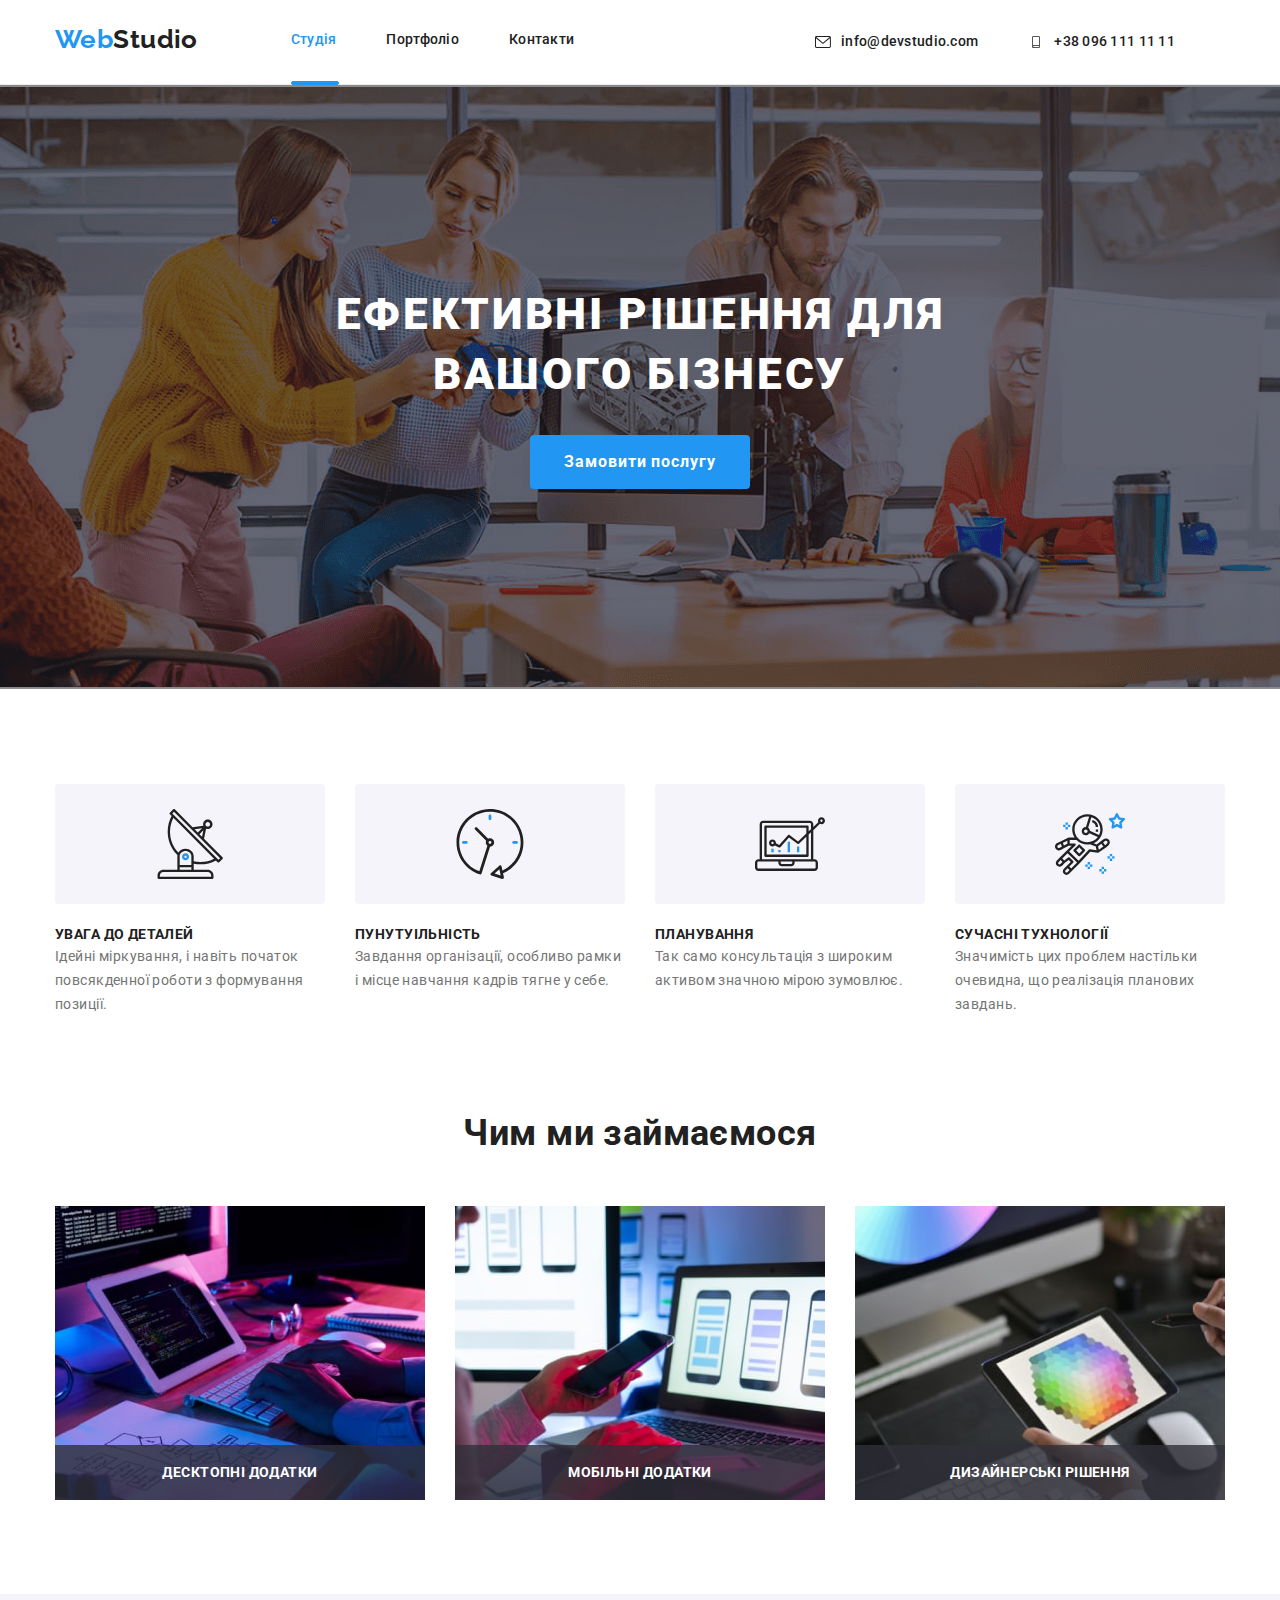
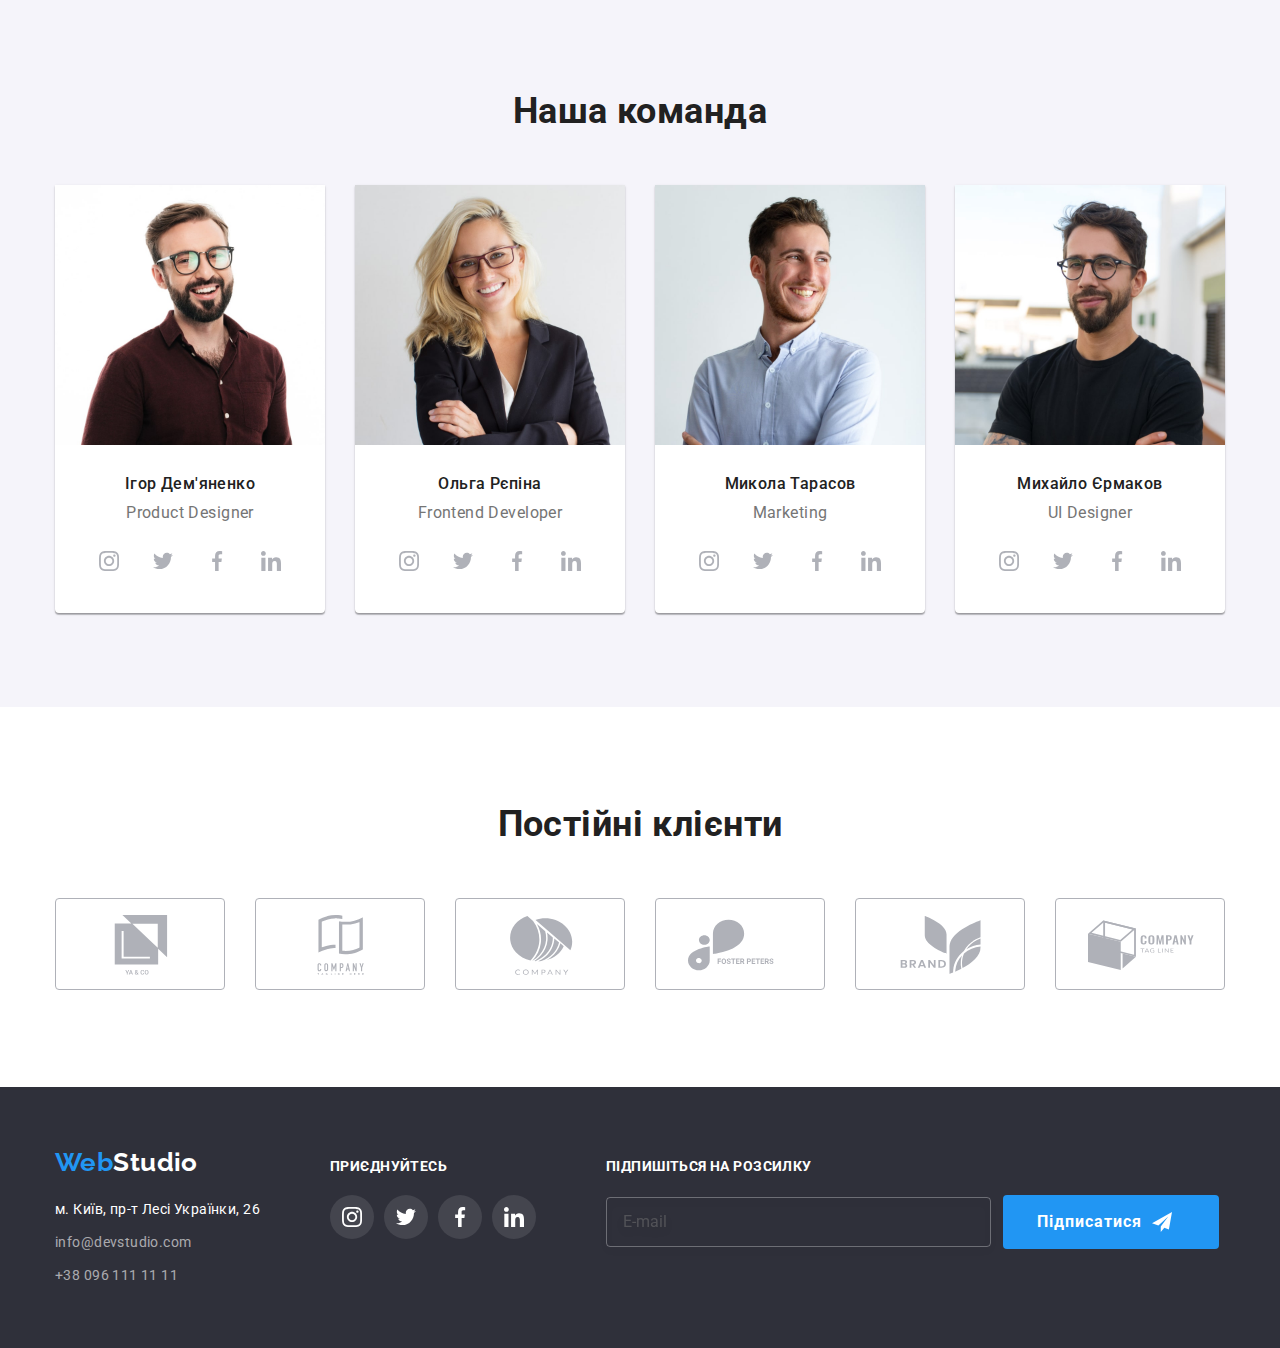
<file: index.html>
<!DOCTYPE html>
<html lang="uk">

    <head>
        <meta charset="UTF-8"> 
        <meta http-equiv="X-UA-Compatible" content="IE=edge">
        <meta name="viewport" content="width=device-width, initial-scale=1.0">
        <title>WebStudioPage</title>
        <link rel="stylesheet" href="https://cdnjs.cloudflare.com/ajax/libs/modern-normalize/1.1.0/modern-normalize.min.css" />
        <link href="https://fonts.googleapis.com/css2?family=Raleway:wght@700&family=Roboto:wght@400;500;700;900&display=swap"
            rel="stylesheet">
        <link rel="stylesheet" href="./css/main.min.css" />
    </head>
    
    <body>
        <header class="header">
            <div class="container">
                <nav class="nav">
                    <a href="/" class="nav__logo link"><span>Web</span>Studio</a>                    
                    <ul class="nav__list list">
                        <li class="nav__list-locat"><a href="./index.html" class="nav__link link current">Студія</a><span class="nav__link-line current"></span></li>
                        <li class="nav__list-locat"><a href="./portfolio.html" class="nav__link link">Портфоліо</a><span class="nav__link-line"></span></li>
                        <li class="nav__list-locat"><a href="" class="nav__link link">Контакти</a><span class="nav__link-line"></span></li>                    
                    </ul>
                </nav>
                <ul class="contact list">
                    <li class="contact__list" >
                            <a href="mailto:info@devstudio.com" class="contact__link link">
                                <svg class="contact__icon">
                                    <use href="./images/icons.svg#icon-mail"></use>
                                </svg>
                                info@devstudio.com
                            </a>
                    </li>
                    <li class="contact__list">
                        <a href="tel:+380961111111" class="contact__link link">
                            <svg class="contact__icon">
                                <use href="./images/icons.svg#icon-smartphone"></use>
                            </svg>
                            +38 096 111 11 11
                        </a>
                    </li>
                </ul>
            </div>         
        </header>

        <main>
            <section class="hero overlay">
                <div class="container">
                    <h1 class="hero__title">Ефективні рішення для вашого бізнесу</h1>
                    <button data-modal-open type="button" class="button button__primery">Замовити послугу</button>
                </div>
            </section>
            
            <section class="section">
                <div class="container">
                    <h2 class="section__title hide">Наші особливості</h2>
                        <ul class="feature list">
                            <li class="feature__items">
                                <svg class="feature__icon">
                                    <use href="./images/icons.svg#icon-antenna"></use>
                                </svg>
                                <h3 class="feature__title">увага до деталей</h3>
                                <p class="feature__text">Ідейні міркування, і навіть початок повсякденної роботи з формування позиції.</p>
                            </li>
                            <li class="feature__items">
                                <svg class="feature__icon">
                                    <use href="./images/icons.svg#icon-clock"></use>
                                </svg>
                                <h3 class="feature__title">пунутуільність</h3>
                                <p class="feature__text">Завдання організації, особливо рамки і місце навчання кадрів тягне у себе.</p>
                            </li>
                            <li class="feature__items">
                                <svg class="feature__icon">
                                    <use href="./images/icons.svg#icon-diagram"></use>
                                </svg>
                                <h3 class="feature__title">планування</h3>
                                <p class="feature__text">Так само консультація з широким активом значною мірою зумовлює.</p>
                            </li>
                            <li class="feature__items">
                                <svg class="feature__icon">
                                    <use href="./images/icons.svg#icon-astronaut"></use>
                                </svg>
                                <h3 class="feature__title">сучасні тухнології</h3>
                                <p class="feature__text">Значимість цих проблем настільки очевидна, що реалізація планових завдань.</p>
                            </li>
                        </ul>
                </div>
            </section>
            
            <section>
                <div class="container">
                    <h2 class="section__title">Чим ми займаємося</h2>
                    <ul class="activity list">
                        <li class="activity__pos">
                            <img src="./images/WhatWeDo1.jpg" alt="Те чим ми займаємось" width="370" height="294">
                            <h3 class="activity__name">Десктопні додатки</h3>
                        </li>
                        <li class="activity__pos">
                            <img src="./images/WhatWeDo2.jpg" alt="Те чим ми займаємось" width="370" height="294">
                            <h3 class="activity__name">Мобільні додатки</h3>
                        </li>
                        <li class="activity__pos">
                            <img src="./images/WhatWeDo3.jpg" alt="Те чим ми займаємось" width="370" height="294">
                            <h3 class="activity__name">Дизайнерські рішення</h3>
                        </li>
                    </ul>
                </div>
            </section>


            <section class="section section__team">
                <div class="container">
                    <h2 class="section__title">Наша команда</h2>
                    <ul class="team list">
                        <li class="team__content">
                            <img class="team__photo" src="./images/OurTeam1.jpg" alt="Ігор Дем'яненко" width="270" height="260">
                            <h3 class="team__name">Ігор Дем'яненко</h3>
                            <p class="team__position" lang="en">Product Designer</p>

                            <ul class="team__social list">
                                    <li class="team__icon">
                                        <a class="team__link link" href="/">
                                            <svg class="team__icon-fill">
                                                <use href="./images/icons.svg#icon-instagram"></use>
                                            </svg>
                                        </a>
                                    </li>
                                    <li class="team__icon">
                                        <a class="team__link link" href="/">
                                            <svg class="team__icon-fill">
                                                <use href="./images/icons.svg#icon-twitter"></use>
                                            </svg>
                                        </a>
                                    </li>
                                    <li class="team__icon">
                                        <a class="team__link link" href="/">
                                            <svg class="team__icon-fill">
                                                <use href="./images/icons.svg#icon-facebook"></use>
                                            </svg>
                                        </a>
                                    </li>
                                    <li class="team__icon">
                                        <a class="team__link link" href="/">
                                            <svg class="team__icon-fill">
                                                <use href="./images/icons.svg#icon-linkedin"></use>
                                            </svg>
                                        </a>
                                    </li>
                                    
                            </ul>
                            
                        </li>   
                        <li class="team__content">
                            <img class="team__photo" src="./images/OurTeam2.jpg" alt="Ольга Рєпіна" width="270" height="260">
                            <h3 class="team__name">Ольга Рєпіна</h3>
                            <p class="team__position" lang="en">Frontend Developer</p>
                            <ul class="team__social list">
                                <li class="team__icon">
                                    <a class="team__link link" href="/">
                                        <svg class="team__icon-fill">
                                            <use href="./images/icons.svg#icon-instagram"></use>
                                        </svg>
                                    </a>
                                </li>
                                <li class="team__icon">
                                    <a class="team__link link" href="/">
                                        <svg class="team__icon-fill">
                                            <use href="./images/icons.svg#icon-twitter"></use>
                                        </svg>
                                    </a>
                                </li>
                                <li class="team__icon">
                                    <a class="team__link link" href="/">
                                        <svg class="team__icon-fill">
                                            <use href="./images/icons.svg#icon-facebook"></use>
                                        </svg>
                                    </a>
                                </li>
                                <li class="team__icon">
                                    <a class="team__link link" href="/">
                                        <svg class="team__icon-fill">
                                            <use href="./images/icons.svg#icon-linkedin"></use>
                                        </svg>
                                    </a>
                                </li>
                            
                            </ul>
                        </li>
                        <li class="team__content">
                            <img class="team__photo" src="./images/OurTeam3.jpg" alt="Микола Тарасов" width="270" height="260">
                            <h3 class="team__name">Микола Тарасов</h3>
                            <p class="team__position" lang="en">Marketing</p>
                            <ul class="team__social list">
                                <li class="team__icon">
                                    <a class="team__link link" href="/">
                                        <svg class="team__icon-fill">
                                            <use href="./images/icons.svg#icon-instagram"></use>
                                        </svg>
                                    </a>
                                </li>
                                <li class="team__icon">
                                    <a class="team__link link" href="/">
                                        <svg class="team__icon-fill">
                                            <use href="./images/icons.svg#icon-twitter"></use>
                                        </svg>
                                    </a>
                                </li>
                                <li class="team__icon">
                                    <a class="team__link link" href="/">
                                        <svg class="team__icon-fill">
                                            <use href="./images/icons.svg#icon-facebook"></use>
                                        </svg>
                                    </a>
                                </li>
                                <li class="team__icon">
                                    <a class="team__link link" href="/">
                                        <svg class="team__icon-fill">
                                            <use href="./images/icons.svg#icon-linkedin"></use>
                                        </svg>
                                    </a>
                                </li>
                            
                            </ul>
                        </li>
                        <li class="team__content">
                            <img class="team__photo" src="./images/OurTeam4.jpg" alt="Михайло Єрмаков" width="270" height="260">
                            <h3 class="team__name">Михайло Єрмаков</h3>
                            <p class="team__position" lang="en">UI Designer</p>
                            <ul class="team__social list">
                                <li class="team__icon">
                                    <a class="team__link link" href="/">
                                        <svg class="team__icon-fill">
                                            <use href="./images/icons.svg#icon-instagram"></use>
                                        </svg>
                                    </a>
                                </li>
                                <li class="team__icon">
                                    <a class="team__link link" href="/">
                                        <svg class="team__icon-fill">
                                            <use href="./images/icons.svg#icon-twitter"></use>
                                        </svg>
                                    </a>
                                </li>
                                <li class="team__icon">
                                    <a class="team__link link" href="/">
                                        <svg class="team__icon-fill">
                                            <use href="./images/icons.svg#icon-facebook"></use>
                                        </svg>
                                    </a>
                                </li>
                                <li class="team__icon">
                                    <a class="team__link link" href="/">
                                        <svg class="team__icon-fill">
                                            <use href="./images/icons.svg#icon-linkedin"></use>
                                        </svg>
                                    </a>
                                </li>
                            
                            </ul>
                        </li>
                    </ul>
                </div>
            </section>
            <section class="section">
                <div class="container">
                    <h2 class="section__title">Постійні клієнти</h2>
                    <ul class="klient__list list">
                        <li class="klient__name">
                            <a class="klient__link link" href="/">
                                <svg class="klient__icon">
                                    <use href="./images/icons.svg#icon-client1"></use>
                                </svg>
                            </a>
                        </li>
                        <li class="klient__name">
                            <a class="klient__link link" href="/">
                                <svg class="klient__icon">
                                    <use href="./images/icons.svg#icon-client2"></use>
                                </svg>
                            </a>
                        </li>
                        <li class="klient__name">
                            <a class="klient__link link" href="/">
                                <svg class="klient__icon">
                                    <use href="./images/icons.svg#icon-client3"></use>
                                </svg>
                            </a>
                        </li>
                        <li class="klient__name">
                            <a class="klient__link link" href="/">
                                <svg class="klient__icon">
                                    <use href="./images/icons.svg#icon-client4"></use>
                                </svg>
                            </a>
                        </li>
                        <li class="klient__name">
                            <a class="klient__link link" href="/">
                                <svg class="klient__icon">
                                    <use href="./images/icons.svg#icon-client5"></use>
                                </svg>
                            </a>
                        </li>
                        <li class="klient__name">
                            <a class="klient__link link" href="/">
                                <svg class="klient__icon">
                                    <use href="./images/icons.svg#icon-client6"></use>
                                </svg>
                            </a>
                        </li>
                    </ul>
                </div>
            </section>

        </main>

        <footer class="footer">
            <div class="container">
                <div>
                    <a href="/" class="footer__logo link"><span>Web</span>Studio</a>
                    <address class="address">
                        <ul class="address__list list">
                            <li class="address__locat"><a href="https://goo.gl/maps/Fnr73AeLxXsEuy9Y6" class="address__link-map link">м. Київ, пр-т Лесі Українки, 26</a></li>
                            <li class="address__locat"><a href="mailto:info@devstudio.com" class="address__link link">info@devstudio.com</a></li>
                            <li class="address__locat"><a href="tel:+380961111111" class="address__link link">+38 096 111 11 11</a></li>
                        </ul>
                    </address>
                </div>
                <div class="media">
                    <h3 class="section__title-h3">Приєднуйтесь</h3>
                    <ul class="media__list list">
                        <li class="media__icon">
                            <a class="media__link link" href="/">
                                <svg>
                                    <use href="./images/icons.svg#icon-instagram"></use>
                                </svg>
                            </a>
                        </li>
                        <li class="media__icon">
                            <a class="media__link link" href="/">
                                <svg>
                                    <use href="./images/icons.svg#icon-twitter"></use>
                                </svg>
                            </a>
                        </li>
                        <li class="media__icon">
                            <a class="media__link link" href="/">
                                <svg>
                                    <use href="./images/icons.svg#icon-facebook"></use>
                                </svg>
                            </a>
                        </li>
                        <li class="media__icon">
                            <a class="media__link link" href="/">
                                <svg>
                                    <use href="./images/icons.svg#icon-linkedin"></use>
                                </svg>
                            </a>
                        </li>
                    </ul>
                </div>

                <div class="media">
                    <h3 class="section__title-h3">Підпишіться на розсилку</h3>
                    <form>
                        <div class="media__mail">
                            <div class="media__wrap">
                                <input 
                                    type="email" 
                                    name="user-mail" 
                                    class="media__input" 
                                    placeholder="E-mail"
                                    required 
                                />
                            </div>
                            <button type="submit" class="button button__primery media__svg">
                                    Підписатися
                                    <svg width="30" height="30">
                                        <use href="./images/icons.svg#icon-icon-send"></use>
                                    </svg>
                            </button>
                        </div>
                    </form>
            </div>
            </div>
        </footer>
        
        <div class="backdrop is-hidden" data-modal>
            <div class="modal">
                <button type="button" class="modal__close" data-modal-close>
                    <svg class="modal__close-svg" width="18" height="18">
                        <use href="./images/icons.svg#icon-close-black"></use>
                    </svg>
                </button>
                <p class="modal__title">Залиште свої дані, ми вам передзвонимо</p>
                <form>
                    <div class="modal__field">
                        <label for="user-name" >Ім'я</label>
                        <div class="modal__wrap">
                            <input
                                type="text"
                                name="user-name"
                                class="modal__input"
                                placeholder=""
                                required
                                minlength="2"
                                id="user-name"
                            />
                            <svg class="modal__icon" width="18" height="18">
                                <use class="qwqw" href="./images/icons.svg#icon-person-black"></use>
                            </svg>
                        </div>
                        <label for="user-phone">Телефон</label>
                        <div class="modal__wrap">
                            <input 
                                type="tel" 
                                name="user-phone" 
                                class="modal__input" 
                                placeholder="" 
                                required 
                                id="user-phone" 
                            />
                            <svg class="modal__icon" width="18" height="18">
                                <use href="./images/icons.svg#icon-phone-black"></use>
                            </svg>
                        </div>
                        <label for="user-mail">Пошта</label>
                        <div class="modal__wrap">
                            <input 
                                type="email" 
                                name="user-mail"
                                class="modal__input" 
                                placeholder="" 
                                required  
                                id="user-mail" 
                            />
                            <svg class="modal__icon" width="18" height="18">
                                <use href="./images/icons.svg#icon-email-black"></use>
                            </svg>
                        </div>
                        <label for="user-comment">Коментар</label>
                        <div class="modal__wrap">
                            <textarea   
                                name="user-comment" 
                                class="modal__input comment" 
                                placeholder="Введіть текст" 
                                required 
                                id="user-comment" 
                            ></textarea>
                        </div>
                        <div class="modal__check">
                            <input
                                type="checkbox"
                                name="privacy"
                                id="privacy"
                                class="modal__check-hide hide"
                            />
                            <label for="privacy" class="modal__text">
                                <span>
                                    <svg  width="16" height="15">
                                        <use href="./images/icons.svg#icon-vector"></use>
                                    </svg>
                                </span>
                                Погоджуюся з розсилкою та приймаю&nbsp;
                                <a href=""> Умови договору </a>
                            </label>
                        </div>
                    </div>
                    <div class="modal__end">
                        <button type="submit" class="button button__primery">Відправити</button>
                    </div >
                </form>
            </div>
        </div>
        <script src="./JS/modal.js"></script>
    </body>
</html>
</file>
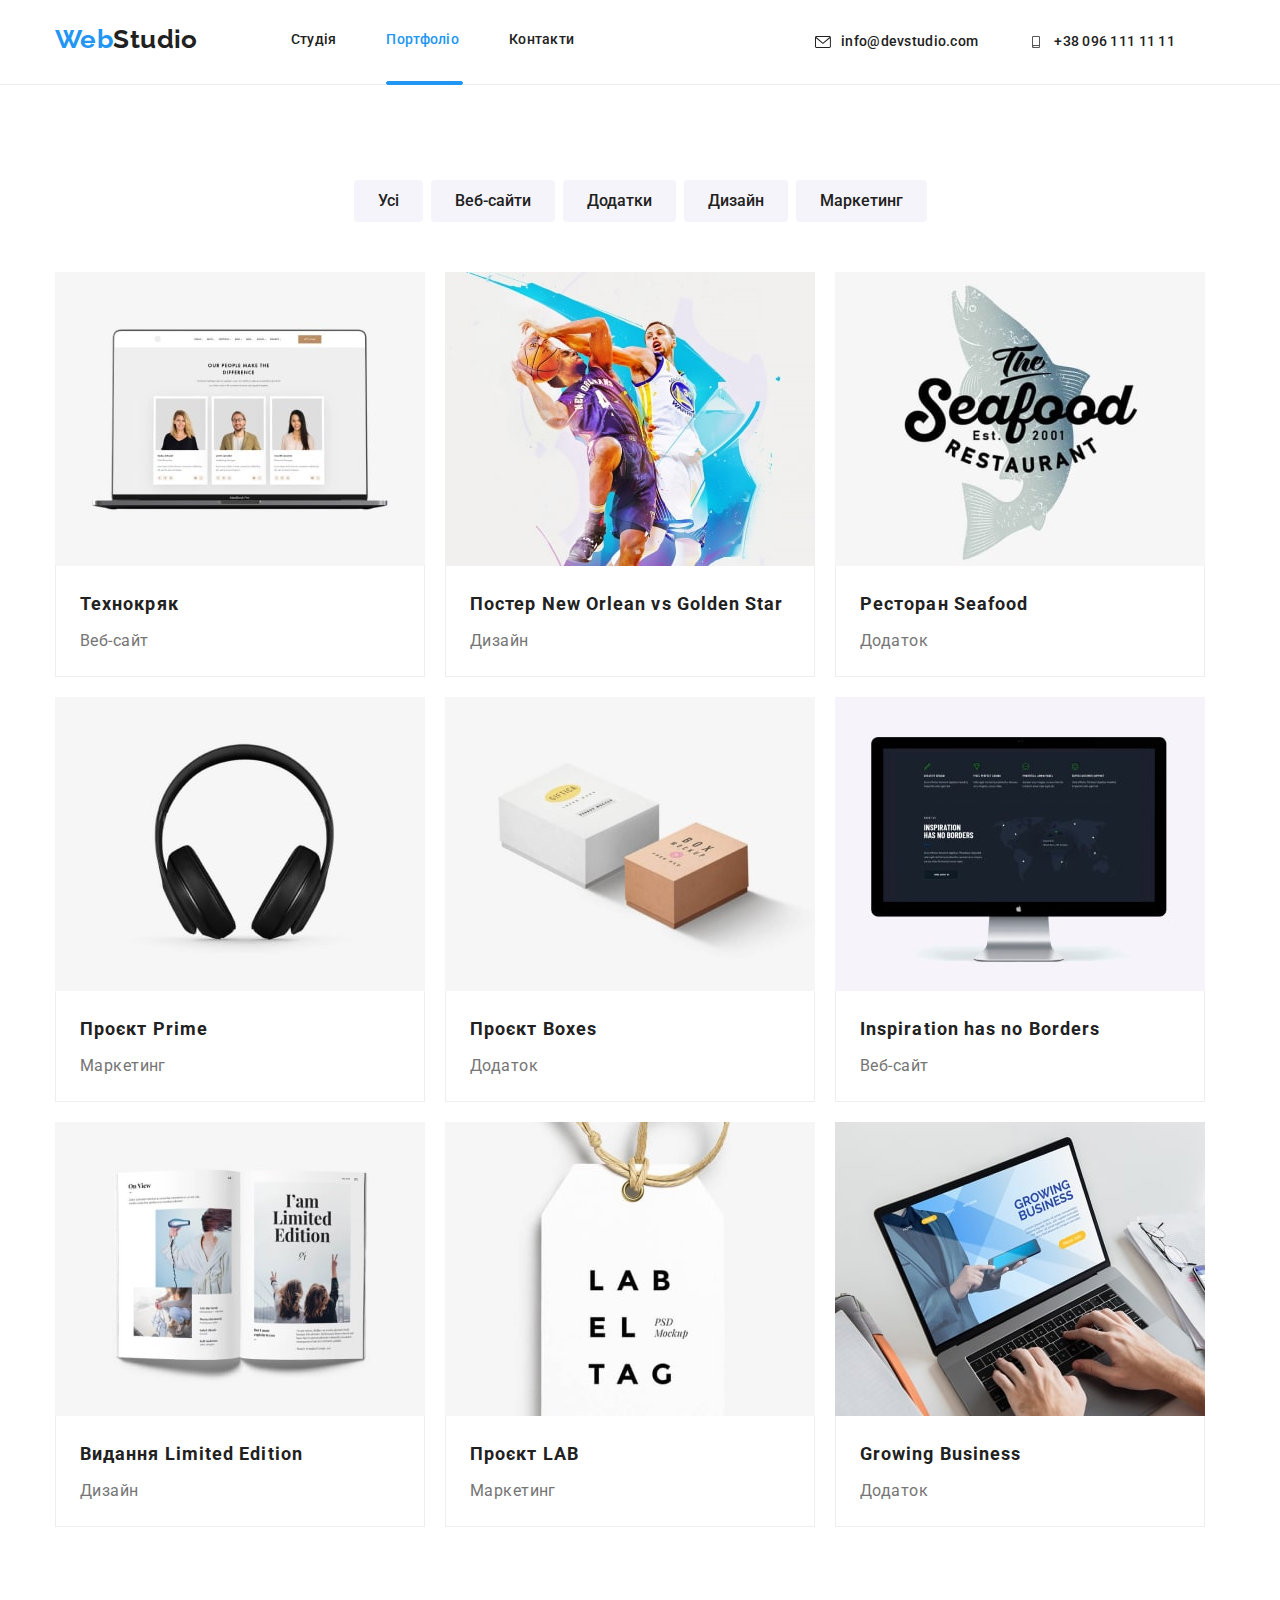
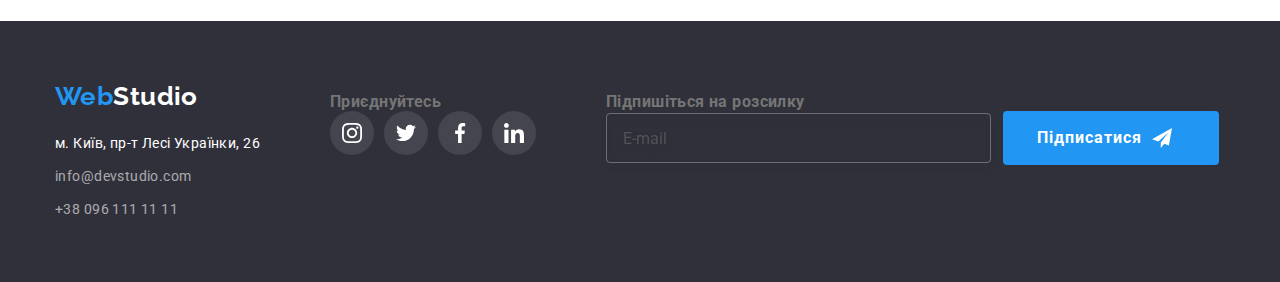
<file: portfolio.html>
<!DOCTYPE html>
<html lang="uk">

    <head>
        <meta charset="UTF-8">
        <meta http-equiv="X-UA-Compatible" content="IE=edge">
        <meta name="viewport" content="width=device-width, initial-scale=1.0">
        <title>WebStudioPage</title>
        <link rel="stylesheet"
            href="https://cdnjs.cloudflare.com/ajax/libs/modern-normalize/1.1.0/modern-normalize.min.css" />
        <link
            href="https://fonts.googleapis.com/css2?family=Raleway:wght@700&family=Roboto:wght@400;500;700;900&display=swap"
            rel="stylesheet">
        <link rel="stylesheet" href="./css/main.min.css" />
    </head>

    <body>
        <header class="header">
            <div class="container">
                <nav class="nav">
                    <a href="/" class="nav__logo link"><span>Web</span>Studio</a>                    
                    <ul class="nav__list list">
                        <li class="nav__list-locat"><a href="./index.html" class="nav__link link">Студія</a><span class="nav__link-line"></span></li>
                        <li class="nav__list-locat"><a href="./portfolio.html" class="nav__link link current">Портфоліо</a><span class="nav__link-line current"></span></li>
                        <li class="nav__list-locat"><a href="" class="nav__link link">Контакти</a><span class="nav__link-line"></span></li>                    
                    </ul>
                </nav>
                <ul class="contact list">
                    <li class="contact__list" >
                            <a href="mailto:info@devstudio.com" class="contact__link link">
                                <svg class="contact__icon">
                                    <use href="./images/icons.svg#icon-mail"></use>
                                </svg>
                                info@devstudio.com
                            </a>
                    </li>
                    <li class="contact__list">
                        <a href="tel:+380961111111" class="contact__link link">
                            <svg class="contact__icon">
                                <use href="./images/icons.svg#icon-smartphone"></use>
                            </svg>
                            +38 096 111 11 11
                        </a>
                    </li>
                </ul>
            </div>         
        </header>

        <main>
            <section class="section">
                <div class="container">
                    <h1 class="hide">Портфоліо</h1>
                    <ul class="portfolio__button list">
                        <li class="portfolio__button-term"><button type="button" class="button button__secondary">Усі</button></li>
                        <li class="portfolio__button-term"><button type="button" class="button button__secondary">Веб-сайти</button></li>
                        <li class="portfolio__button-term"><button type="button" class="button button__secondary">Додатки</button></li>
                        <li class="portfolio__button-term"><button type="button" class="button button__secondary">Дизайн</button></li>
                        <li class="portfolio__button-term"><button type="button" class="button button__secondary">Маркетинг</button></li>
                    </ul>
    
                    <ul class="portfolio list">
                        <li class="portfolio__section">
                            <a href="" class="portfolio__link link">
                                <div class="portfolio__img-wrap">
                                    <img class="portfolio__img" src="./images/portfolio1.jpg" alt="Технокряк" height="294" width="370">
                                    <p class="portfolio__img-text">Ресурс пропонує комплексні пропозиції з різним рівнем функціоналу та сервісів. Все це дозволить відвідувачу отримати
                                    вичерпні відомості про компанію чи приватну особу.</p>
                                </div>
                                <div class="portfolio__menu">
                                    <h2 class="portfolio__name">Технокряк</h2>
                                    <p class="portfolio__category">Веб-сайт</p>
                                </div>
                            </a>
                        </li>
                        <li class="portfolio__section">
                            <a href="" class="portfolio__link link">
                                <div class="portfolio__img-wrap">
                                    <img class="portfolio__img" src="./images/portfolio2.jpg" alt="Технокряк" height="294" width="370">
                                    <p class="portfolio__img-text">Ресурс пропонує комплексні пропозиції з різним рівнем функціоналу та сервісів. Все це дозволить відвідувачу отримати
                                    вичерпні відомості про компанію чи приватну особу.</p>
                                </div>
                                <div class="portfolio__menu">
                                    <h2 class="portfolio__name">Постер New Orlean vs Golden Star</h2>
                                    <p class="portfolio__category">Дизайн</p>
                                </div class="portfolio__menu">
                            </a>
                        </li>
                        <li class="portfolio__section">
                            <a href="" class="portfolio__link link">
                                <div class="portfolio__img-wrap">
                                    <img class="portfolio__img" src="./images/portfolio3.jpg" alt="Технокряк" height="294" width="370">
                                    <p class="portfolio__img-text">Ресурс пропонує комплексні пропозиції з різним рівнем функціоналу та сервісів. Все це дозволить відвідувачу отримати
                                    вичерпні відомості про компанію чи приватну особу.</p>
                                </div>
                                <div class="portfolio__menu">
                                    <h2 class="portfolio__name">Ресторан Seafood</h2>
                                    <p class="portfolio__category">Додаток</p>
                                </div class="portfolio__menu">
                            </a>
                        </li>
                        <li class="portfolio__section">
                            <a href="" class="portfolio__link link">
                                <div class="portfolio__img-wrap">
                                    <img class="portfolio__img" src="./images/portfolio4.jpg" alt="Технокряк" height="294" width="370">
                                    <p class="portfolio__img-text">Ресурс пропонує комплексні пропозиції з різним рівнем функціоналу та сервісів. Все це дозволить відвідувачу отримати
                                    вичерпні відомості про компанію чи приватну особу.</p>
                                </div>
                                <div class="portfolio__menu">
                                    <h2 class="portfolio__name">Проєкт Prime</h2>
                                    <p class="portfolio__category">Маркетинг</p>
                                </div class="portfolio__menu">
                            </a>
                        </li>
                        <li class="portfolio__section">
                            <a href="" class="portfolio__link link">
                                <div class="portfolio__img-wrap">
                                    <img class="portfolio__img" src="./images/portfolio5.jpg" alt="Технокряк" height="294" width="370">
                                    <p class="portfolio__img-text">Ресурс пропонує комплексні пропозиції з різним рівнем функціоналу та сервісів. Все це
                                        дозволить відвідувачу отримати
                                        вичерпні відомості про компанію чи приватну особу.</p>
                                </div>
                                <div class="portfolio__menu">
                                    <h2 class="portfolio__name">Проєкт Boxes</h2>
                                    <p class="portfolio__category">Додаток</p>
                                </div class="portfolio__menu">
                            </a>
                        </li>
                        <li class="portfolio__section">
                            <a href="" class="portfolio__link link">
                            <div class="portfolio__img-wrap">
                                <img class="portfolio__img" src="./images/portfolio6.jpg" alt="Технокряк" height="294" width="370">
                                <p class="portfolio__img-text">Ресурс пропонує комплексні пропозиції з різним рівнем функціоналу та сервісів. Все це
                                    дозволить відвідувачу отримати
                                    вичерпні відомості про компанію чи приватну особу.</p>
                            </div>
                                <div class="portfolio__menu">
                                    <h2 class="portfolio__name">Inspiration has no Borders</h2>
                                    <p class="portfolio__category">Веб-сайт</p>
                                </div class="portfolio__menu">
                            </a>
                        </li>
                        <li class="portfolio__section">
                            <a href="" class="portfolio__link link">
                                <div class="portfolio__img-wrap">
                                    <img class="portfolio__img" src="./images/portfolio7.jpg" alt="Технокряк" height="294" width="370">
                                    <p class="portfolio__img-text">Ресурс пропонує комплексні пропозиції з різним рівнем функціоналу та сервісів. Все це
                                        дозволить відвідувачу отримати
                                        вичерпні відомості про компанію чи приватну особу.</p>
                                </div>
                                <div class="portfolio__menu">
                                    <h2 class="portfolio__name">Видання Limited Edition</h2>
                                    <p class="portfolio__category">Дизайн</p>
                                </div class="portfolio__menu">
                            </a>
                        </li>
                        <li class="portfolio__section">
                            <a href="" class="portfolio__link link">
                            <div class="portfolio__img-wrap">
                                <img class="portfolio__img" src="./images/portfolio8.jpg" alt="Технокряк" height="294" width="370">
                                <p class="portfolio__img-text">Ресурс пропонує комплексні пропозиції з різним рівнем функціоналу та сервісів. Все це
                                    дозволить відвідувачу отримати
                                    вичерпні відомості про компанію чи приватну особу.</p>
                            </div>
                                <div class="portfolio__menu">
                                    <h2 class="portfolio__name">Проєкт LAB</h2>
                                    <p class="portfolio__category">Маркетинг</p>
                                </div class="portfolio__menu">
                            </a>
                        </li>
                        <li class="portfolio__section">
                            <a href="" class="portfolio__link link">
                            <div class="portfolio__img-wrap">
                                <img class="portfolio__img" src="./images/portfolio9.jpg" alt="Технокряк" height="294" width="370">
                                <p class="portfolio__img-text">Ресурс пропонує комплексні пропозиції з різним рівнем функціоналу та сервісів. Все це
                                    дозволить відвідувачу отримати
                                    вичерпні відомості про компанію чи приватну особу.</p>
                            </div>
                                <div class="portfolio__menu">
                                    <h2 class="portfolio__name">Growing Business</h2>
                                    <p class="portfolio__category">Додаток</p>
                                </div class="portfolio__menu">
                            </a>
                        </li>   
                    </ul>
                </div> 
            </section>
        </main>

        <footer class="footer">
            <div class="container">
                <div>
                    <a href="/" class="footer__logo link"><span>Web</span>Studio</a>
                    <address class="address">
                        <ul class="address__list list">
                            <li class="address__locat"><a href="https://goo.gl/maps/Fnr73AeLxXsEuy9Y6"
                                    class="address__link-map link">м. Київ, пр-т Лесі Українки, 26</a></li>
                            <li class="address__locat"><a href="mailto:info@devstudio.com"
                                    class="address__link link">info@devstudio.com</a></li>
                            <li class="address__locat"><a href="tel:+380961111111" class="address__link link">+38 096 111 11
                                    11</a></li>
                        </ul>
                    </address>
                </div>
                <div class="media">
                    <h3 class="section-title-h3">Приєднуйтесь</h3>
                    <ul class="media__list list">
                        <li class="media__icon">
                            <a class="media__link link" href="/">
                                <svg>
                                    <use href="./images/icons.svg#icon-instagram"></use>
                                </svg>
                            </a>
                        </li>
                        <li class="media__icon">
                            <a class="media__link link" href="/">
                                <svg>
                                    <use href="./images/icons.svg#icon-twitter"></use>
                                </svg>
                            </a>
                        </li>
                        <li class="media__icon">
                            <a class="media__link link" href="/">
                                <svg>
                                    <use href="./images/icons.svg#icon-facebook"></use>
                                </svg>
                            </a>
                        </li>
                        <li class="media__icon">
                            <a class="media__link link" href="/">
                                <svg>
                                    <use href="./images/icons.svg#icon-linkedin"></use>
                                </svg>
                            </a>
                        </li>
                    </ul>
                </div>
        
                <div class="media">
                    <h3 class="section-title-h3">Підпишіться на розсилку</h3>
                    <form>
                        <div class="media__mail">
                            <div class="media__wrap">
                                <input type="email" name="user-mail" class="media__input" placeholder="E-mail" required />
                            </div>
                            <button type="submit" class="button button__primery media__svg">
                                Підписатися
                                <svg width="30" height="30">
                                    <use href="./images/icons.svg#icon-icon-send"></use>
                                </svg>
                            </button>
                        </div>
                    </form>
                </div>
            </div>
        </footer>
    </body>
</html>
</file>
<file: css/main.min.css>
:root{--primary-text-color: #757575;--title-text-color: #212121;--accent-color: #2196F3;--primary-bg-color: #ffffff;--secondary-bg-color: #2F303A;--primary-white-color: #FFFFFF;--secondary-button-color: #F5F4FA;--background-adress-color: rgba(255, 255, 255, 0.6);--background-picture: #C4C4C4;--primary-icom-color: rgba(175, 177, 184, 1);--icons-color: #AFB1B8}.hide{position:absolute;width:1px;height:1px;margin:-1px;border:0;padding:0;white-space:nowrap;-webkit-clip-path:inset(100%);clip-path:inset(100%);clip:rect(0 0 0 0);overflow:hidden}.button{display:inline-block;border-color:rgba(0,0,0,0);text-align:center;color:var(--title-text-color);font-family:inherit;cursor:pointer;border-radius:4px;transition-property:background-color,color,box-shadow;transition-duration:250ms;transition-timing-function:cubic-bezier(0.4, 0, 0.2, 1)}.button__primery{padding:10px 32px;min-width:216px;background-color:var(--accent-color);color:var(--primary-bg-color);font-weight:700;font-size:16px;line-height:1.88;letter-spacing:.06em}.button__secondary{padding:6px 22px;background-color:var(--secondary-button-color);color:var(--title-text-color);font-weight:500;font-size:16px;line-height:1.62}.button:hover,.button:focus{background-color:var(--accent-color);color:var(--primary-bg-color);box-shadow:0px 3px 1px rgba(0,0,0,.1),0px 1px 2px rgba(0,0,0,.08),0px 2px 2px rgba(0,0,0,.12)}.section__title{margin-top:0;margin-bottom:50px;color:var(--title-text-color);font-size:36px;line-height:1.27;text-align:center}.section__title-h3{color:var(--primary-white-color);font-size:14px;line-height:1.14;text-transform:uppercase}p,ul,ol,h1,h2,h3,h4,h5,h6{margin:0;padding:0}button{cursor:pointer}address{font-style:normal}img,svg{display:block}body{color:var(--primary-text-color);background-color:var(--primary-bg-color);font-family:"Roboto",sans-serif;letter-spacing:.03em;font-size:14px}.list{list-style:none}.link{text-decoration:none}.container{width:1200px;padding-left:15px;padding-right:15px;margin:0 auto}.section{padding-top:95px;padding-bottom:94px}header{border-bottom:1px solid #ececec}header .container{display:flex;align-items:center}.nav{display:flex}.nav__logo{padding-bottom:25px;padding-top:24px;margin-right:93px;color:var(--title-text-color);font-family:"Raleway",sans-serif;font-size:26px;line-height:1.2;font-weight:700}.nav__logo span{color:var(--accent-color)}.nav__link{display:flex;flex-direction:column;padding-top:32px;padding-bottom:32px;transition-property:color;transition-duration:250ms;transition-timing-function:cubic-bezier(0.4, 0, 0.2, 1)}.nav__link:hover,.nav__link:focus{color:var(--accent-color)}.nav__link-line{display:none;position:relative;top:1px;height:4px;width:105%;border-radius:2px;border:1px solid var(--accent-color);background:var(--accent-color)}.contact{margin-left:auto}.contact__link{display:flex;align-items:center;padding-top:32px;padding-bottom:32px;color:var(--primary-text-color);transition-property:color;transition-duration:250ms;transition-timing-function:cubic-bezier(0.4, 0, 0.2, 1)}.contact__link:hover,.contact__link:focus{color:var(--accent-color)}.contact__icon{width:16px;height:12px;fill:currentColor;margin-right:10px}.nav__list,.contact{display:flex;margin-right:50px}.nav__list-locat,.contact__list{margin-left:50px}.nav__list-locat:first-child{margin-left:0}.contact__list:first-child{margin-left:0}.nav__link,.contact__link{color:var(--title-text-color);font-weight:500;line-height:1.14;letter-spacing:.02em}.nav__link.current{color:var(--accent-color)}.nav__link-line.current{display:block}.footer{padding-top:60px;padding-bottom:60px;background-color:var(--secondary-bg-color)}.footer .container{display:flex}.footer__logo{display:inline-block;margin-bottom:20px;color:var(--primary-white-color);font-family:"Raleway",sans-serif;font-weight:700;font-size:26px;line-height:1.2}.footer__logo span{color:var(--accent-color)}.address__link-map{color:var(--primary-white-color);line-height:1.71;font-style:normal}.address__link{line-height:1.71;font-style:normal;color:var(--background-adress-color);transition-property:color;transition-duration:250ms;transition-timing-function:cubic-bezier(0.4, 0, 0.2, 1)}.address__locat{margin-bottom:9px}.address__locat:last-child{margin-bottom:0}.address__link:hover,.address__link:focus{color:var(--accent-color)}.media{margin-left:70px;margin-top:12px}.media .section__title-h3{padding-bottom:20px}.media__list{display:flex;align-items:center;gap:10px}.media__icon{height:44px;width:44px}.media__link{display:inline-block;padding:12px;border-radius:50%;background:rgba(255,255,255,.1);color:var(--primary-white-color);transition-property:background;transition-duration:250ms;transition-timing-function:cubic-bezier(0.4, 0, 0.2, 1)}.media__link:hover,.media__link:focus{background:var(--accent-color)}.media__link svg{height:20px;width:20px;fill:currentColor}.media__wrap{position:relative}.media__svg{display:flex;align-items:center}.media__svg svg{padding-left:10px}.media__input{outline:rgba(0,0,0,0);padding-left:16px;margin-right:12px;width:385px;height:50px;border:1px solid rgba(255,255,255,.3);border-radius:4px;filter:drop-shadow(0px 4px 4px rgba(0, 0, 0, 0.15));background-color:rgba(0,0,0,0);font-size:16px;line-height:1.25;color:rgba(255,255,255,.6)}.media__mail{display:flex;align-items:center}.media__mail .button.primery-button{width:200px;height:50px}.backdrop{position:fixed;top:0;left:0;width:100%;height:100vh;background-color:rgba(85,85,85,.454);z-index:10;transition:opacity 200ms linear,visibility 200ms linear;-webkit-backdrop-filter:blur(5px);backdrop-filter:blur(5px)}.backdrop.is-hidden{transform:translate(-50%, -50%) scaleY(0)}.is-hidden{visibility:hidden;opacity:0;pointer-events:none}::-moz-placeholder{color:rgba(117,117,117,.5)}:-ms-input-placeholder{color:rgba(117,117,117,.5)}::placeholder{color:rgba(117,117,117,.5)}.modal{padding:40px;width:528px;min-height:581px;background-color:var(--primary-white-color);border-radius:4px;position:absolute;top:50%;left:50%;transform:translate(-50%, -50%) scaleY(1);transition:rtansform 200ms linear}.modal__end{text-align:center}.modal__close{position:absolute;top:10px;right:10px;width:30px;height:30px;border-radius:50%;border-color:rgba(0,0,0,0);border:1px solid var(--icons-color);background-color:var(--primary-white-color);display:flex;align-items:center;justify-content:center}.modal__close:hover .modal__close-svg{fill:var(--accent-color)}.modal__close-svg{fill:#000}.modal__title{text-align:center;margin-bottom:20px;color:var(--title-text-color);font-weight:700;font-size:20px;line-height:1.15}.modal__field{margin-bottom:20px}.modal__wrap{position:relative;margin-bottom:10px;margin-top:4px}.modal__input{outline:rgba(0,0,0,0);padding-left:30px;width:100%;height:40px;border:1px solid;border-color:rgba(33,33,33,.2);border-radius:4px;font-size:14px;color:var(--primary-text-color);transition-property:border-color;transition-duration:250ms;transition-timing-function:cubic-bezier(0.4, 0, 0.2, 1)}.modal__input.comment{height:120px;padding-top:12px;padding-left:16px}.modal__input:hover,.modal__input:focus{border-color:var(--accent-color)}.modal__icon{position:absolute;left:8px;top:50%;transform:translateY(-50%);fill:var(--title-text-color);transition-property:fill;transition-duration:250ms;transition-timing-function:cubic-bezier(0.4, 0, 0.2, 1)}.modal__wrap:hover .modal__icon{fill:var(--accent-color)}.modal__text{display:flex}.modal__check{position:relative;margin-bottom:10px;margin-top:20px;margin-left:20px;margin-bottom:30px}.modal__text a{color:var(--accent-color)}.modal__text span{display:flex;justify-content:center;align-items:center;width:16px;height:15px;fill:rgba(0,0,0,0);border:2px solid #000;border-radius:3px;margin-right:5px;font-size:14px;line-height:1.84px;font-weight:400}.modal__check-hide:checked+.modal__text span{border:none;background-color:var(--accent-color);fill:var(--primary-white-color)}.klient__list{display:flex;justify-content:center;gap:30px}.klient__link{display:inline-block;padding:16px 32px;width:170px;height:92px;border:1px solid var(--icons-color);border-radius:4px;color:var(--icons-color);transition-property:color,border-color;transition-duration:250ms;transition-timing-function:cubic-bezier(0.4, 0, 0.2, 1)}.klient__icon{text-align:center;width:106px;height:60px;fill:currentColor}.klient__link:hover,.klient__link:focus{color:var(--accent-color);border:1px solid var(--accent-color)}.team{display:flex;justify-content:center;gap:30px}.team__content{background:#fff;box-shadow:0px 1px 3px rgba(0,0,0,.12),0px 1px 1px rgba(0,0,0,.14),0px 2px 1px rgba(0,0,0,.2);border-radius:0px 0px 4px 4px;padding-bottom:30px}.team__photo{margin-bottom:30px}.team__name{margin-bottom:10px;color:var(--title-text-color);font-weight:500;font-size:16px;line-height:1.18;text-align:center}.team__position{margin-bottom:16px;font-size:16px;line-height:1.18;text-align:center}.team__social{display:flex;padding-left:32px;align-items:center;gap:10px}.team__icon{height:44px;width:44px}.team__link{display:inline-block;padding:12px;border-radius:50%;color:var(--icons-color);transition-property:background-color,color;transition-duration:250ms;transition-timing-function:cubic-bezier(0.4, 0, 0.2, 1)}.team__link:hover,.team__link:focus{background-color:var(--accent-color);color:var(--primary-white-color)}.team__icon-fill{height:20px;width:20px;fill:currentColor}.section__team{background-color:var(--secondary-button-color)}.activity{display:flex;justify-content:center;gap:30px;padding-bottom:94px}.activity__pos{position:relative}.activity__name{position:absolute;text-align:center;padding-top:27px;padding-bottom:27px;width:100%;bottom:0;font-size:14px;line-height:1.14px;font-weight:0;text-transform:uppercase;background-color:rgba(47,48,58,.8);color:var(--primary-white-color)}.feature{display:flex;justify-content:center;gap:30px}.feature__icon{padding-bottom:25px;padding-top:25px;width:270px;height:120px;background:var(--secondary-button-color);border-radius:4px}.feature__title{margin-bottom:10px;margin-top:30px;color:var(--title-text-color);font-size:14px;line-height:1.14px;font-weight:0;text-transform:uppercase}.feature__text{line-height:1.71}.hero{text-align:center;padding-top:200px;padding-bottom:200px;background-color:var(--secondary-bg-color)}.hero__title{display:flex;margin:0 auto;margin-bottom:30px;max-width:780px;color:var(--primary-white-color);font-size:44px;line-height:1.36;font-weight:900;letter-spacing:.06em;text-transform:uppercase}.overlay{background-color:var(--background-picture);background-image:linear-gradient(to right, rgba(47, 48, 58, 0.4), rgba(47, 48, 58, 0.4)),url("../images/HeroBackground.png");background-repeat:no-repeat;background-position:center;background-size:cover;background-size:1600px}.portfolio{display:flex;flex-wrap:wrap}.portfolio__button{display:flex;justify-content:center;margin-bottom:50px}.portfolio__button-term:not(:last-child){margin-right:8px}.portfolio__menu{padding-left:24px;background:#fff;border:1px solid #eee;border-top:0}.portfolio__section{padding-top:0;margin-bottom:20px;margin-right:20px;width:370px}.portfolio__section:nth-child(3n){margin-right:0}.portfolio__section:nth-last-child(-n+3){margin-bottom:0}.portfolio__link{display:block;transition-property:box-shadow;transition-duration:250ms;transition-timing-function:cubic-bezier(0.4, 0, 0.2, 1)}.portfolio__link:hover{box-shadow:0px 1px 1px rgba(0,0,0,.12),0px 4px 4px rgba(0,0,0,.06),1px 4px 6px rgba(0,0,0,.16)}.portfolio__link:focus{box-shadow:0px 1px 1px rgba(0,0,0,.12),0px 4px 4px rgba(0,0,0,.06),1px 4px 6px rgba(0,0,0,.16)}.portfolio__img{padding:0;padding:0}.portfolio__link:hover .portfolio__img-text{transform:translateY(0)}.portfolio__link:focus .portfolio__img-text{transform:translateY(0)}.portfolio__img-wrap{position:relative;overflow:hidden}.portfolio__img-text{position:absolute;top:0;height:100%;padding:63px 24px;transform:translateY(100%);transition:transform 250ms;-webkit-animation-timing-function:cubic-bezier(0.4, 0, 0.2, 1);animation-timing-function:cubic-bezier(0.4, 0, 0.2, 1);background-color:rgba(33,150,243,.9);color:var(--primary-white-color);font-size:18px;line-height:1.55}.portfolio__name{padding-top:20px;padding-bottom:4px;color:var(--title-text-color);font-size:18px;line-height:2;letter-spacing:.06em}.portfolio__category{padding-bottom:20px;font-size:16px;line-height:1.87;color:var(--primary-text-color)}/*# sourceMappingURL=main.min.css.map */
</file>
